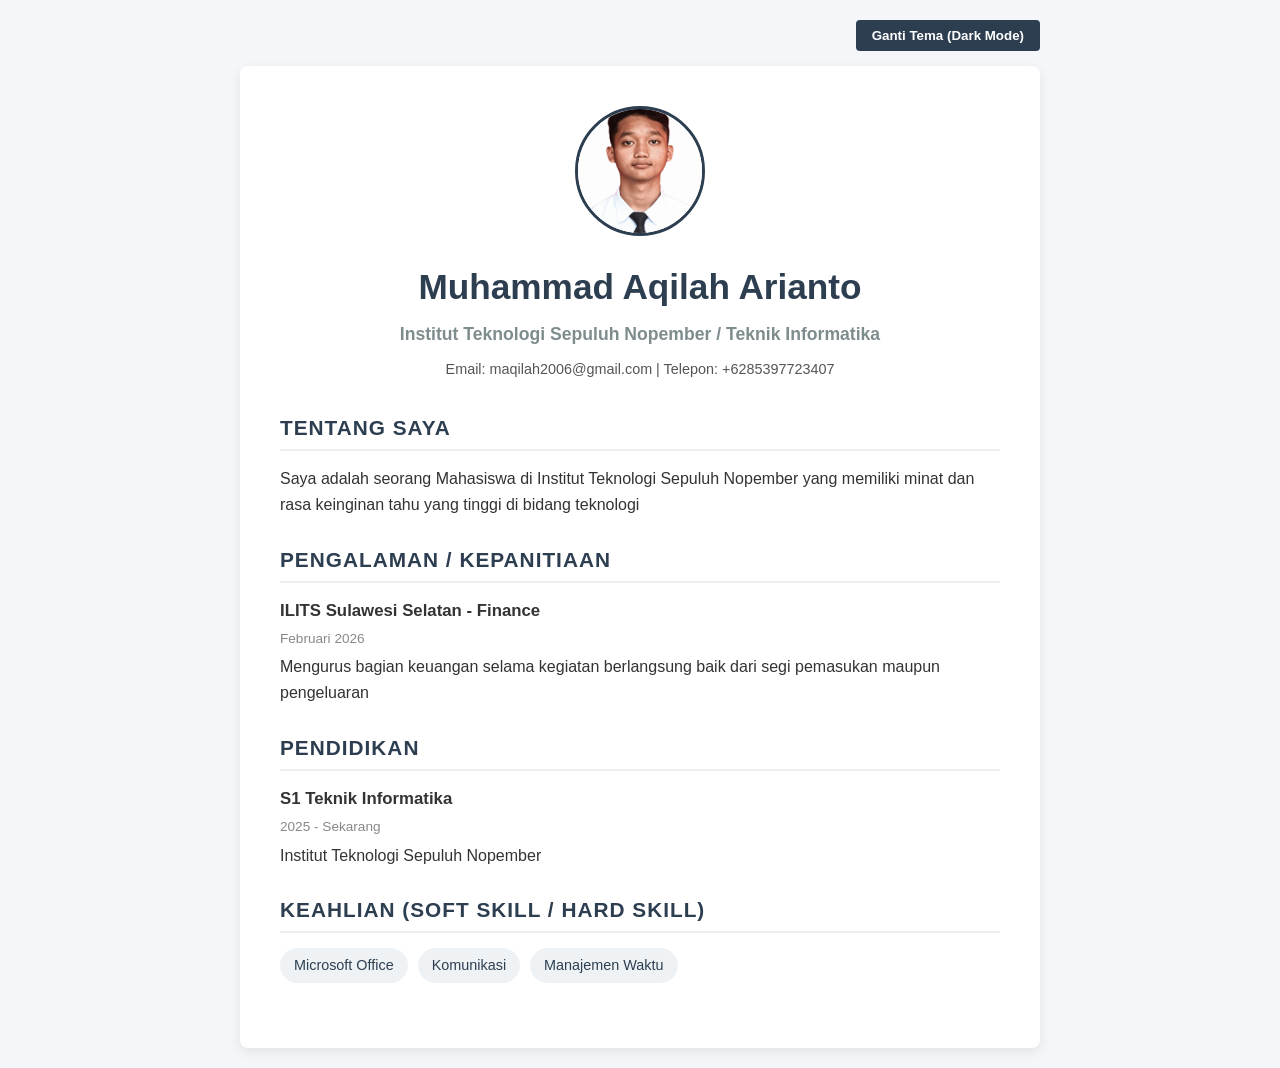
<file: index.html>
<!DOCTYPE html>
<html lang="id">
<head>
    <meta charset="UTF-8">
    <meta name="viewport" content="width=device-width, initial-scale=1.0">
    <title>Curriculum Vitae</title>
    <link rel="stylesheet" href="cv.css">
</head>
<body>

    <div class="top-bar">
        <button id="toggle-theme">Ganti Tema (Dark Mode)</button>
    </div>

    <div class="container">
        <header class="header">
            <img src="foto cv.png" alt="Foto Profil Saya" class="profile-img">
            <div class="profile-info">
                <h1>Muhammad Aqilah Arianto</h1>
                <p class="subtitle">Institut Teknologi Sepuluh Nopember / Teknik Informatika</p>
                <div class="contact">
                    <p>Email: maqilah2006@gmail.com | Telepon: +6285397723407 </p>
                </div>
            </div>
        </header>

        <section class="section">
            <h2>Tentang Saya</h2>
            <hr>
            <p>
                Saya adalah seorang Mahasiswa di Institut Teknologi Sepuluh Nopember yang memiliki minat dan rasa keinginan tahu yang tinggi di bidang teknologi
            </p>
        </section>

        <section class="section">
            <h2>Pengalaman / kepanitiaan</h2>
            <hr>
            <div class="item">
                <h3>ILITS Sulawesi Selatan - Finance</h3>
                <span class="date">Februari 2026</span>
                <p>Mengurus bagian keuangan selama kegiatan berlangsung baik dari segi pemasukan maupun pengeluaran</p>
            </div>
        </section>

        <section class="section">
            <h2>Pendidikan</h2>
            <hr>
            <div class="item">
                <h3>S1 Teknik Informatika</h3>
                <span class="date">2025 - Sekarang</span>
                <p>Institut Teknologi Sepuluh Nopember</p>
            </div>
        </section>

        <section class="section">
            <h2>Keahlian (Soft Skill / Hard Skill)</h2>
            <hr>
            <ul class="skills-list">
                <li>Microsoft Office</li>
                <li>Komunikasi</li>
                <li>Manajemen Waktu</li>
            </ul>
        </section>
    </div>

    <script src="cv.js"></script>
</body>
</html>
</file>
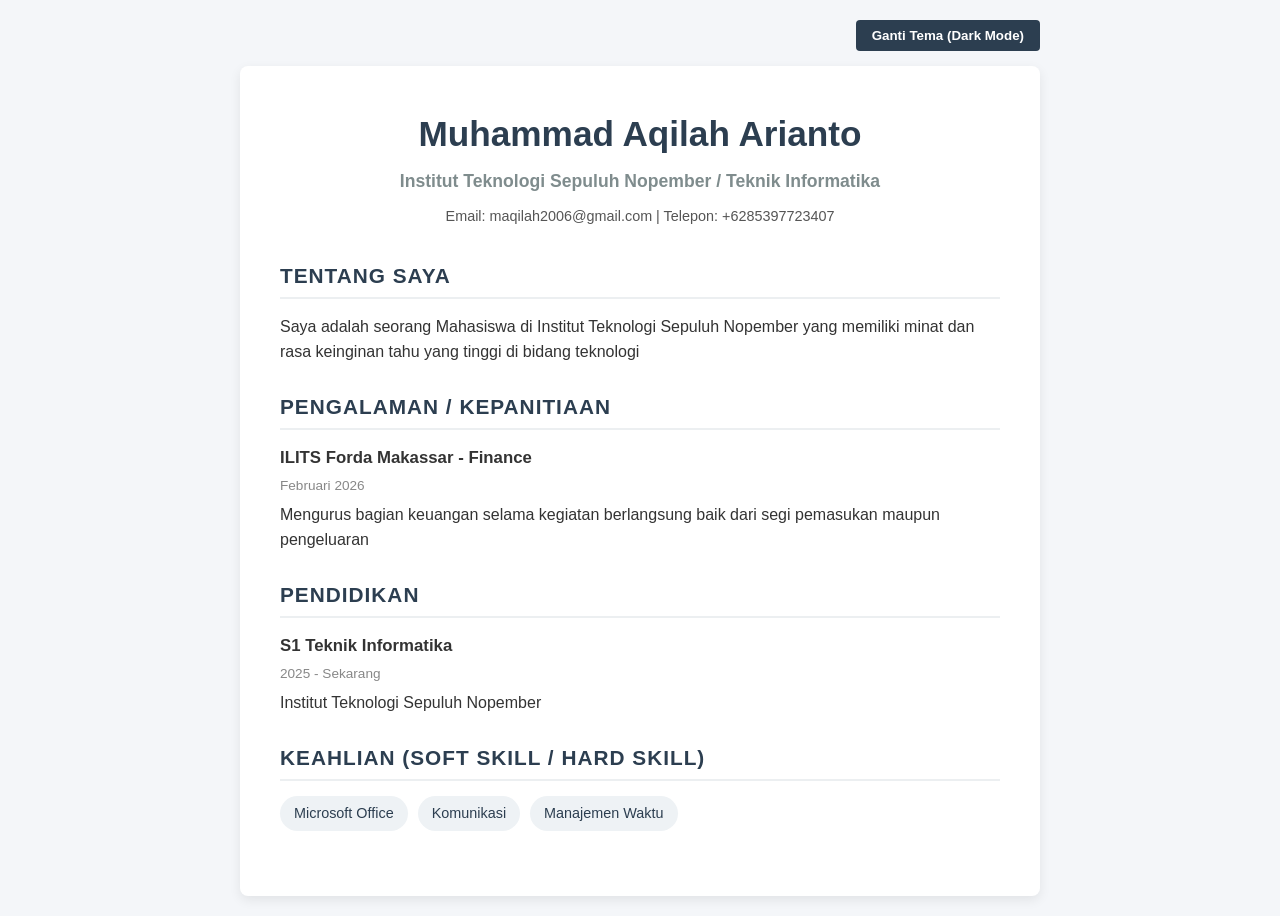
<file: cv.html>
<!DOCTYPE html>
<html lang="id">
<head>
    <meta charset="UTF-8">
    <meta name="viewport" content="width=device-width, initial-scale=1.0">
    <title>Curriculum Vitae</title>
    <link rel="stylesheet" href="cv.css">
</head>
<body>

    <div class="top-bar">
        <button id="toggle-theme">Ganti Tema (Dark Mode)</button>
    </div>

    <div class="container">
        <header class="header">
            <div class="profile-info">
                <h1>Muhammad Aqilah Arianto</h1>
                <p class="subtitle">Institut Teknologi Sepuluh Nopember / Teknik Informatika</p>
                <div class="contact">
                    <p>Email: maqilah2006@gmail.com | Telepon: +6285397723407 </p>
                </div>
            </div>
        </header>

        <section class="section">
            <h2>Tentang Saya</h2>
            <hr>
            <p>
                Saya adalah seorang Mahasiswa di Institut Teknologi Sepuluh Nopember yang memiliki minat dan rasa keinginan tahu yang tinggi di bidang teknologi
            </p>
        </section>

        <section class="section">
            <h2>Pengalaman / kepanitiaan</h2>
            <hr>
            <div class="item">
                <h3>ILITS Forda Makassar - Finance</h3>
                <span class="date">Februari 2026</span>
                <p>Mengurus bagian keuangan selama kegiatan berlangsung baik dari segi pemasukan maupun pengeluaran</p>
            </div>
        </section>

        <section class="section">
            <h2>Pendidikan</h2>
            <hr>
            <div class="item">
                <h3>S1 Teknik Informatika</h3>
                <span class="date">2025 - Sekarang</span>
                <p>Institut Teknologi Sepuluh Nopember</p>
            </div>
        </section>

        <section class="section">
            <h2>Keahlian (Soft Skill / Hard Skill)</h2>
            <hr>
            <ul class="skills-list">
                <li>Microsoft Office</li>
                <li>Komunikasi</li>
                <li>Manajemen Waktu</li>
            </ul>
        </section>
    </div>

    <script src="cv.js"></script>
</body>
</html>
</file>
<file: cv.css>
* {
    margin: 0;
    padding: 0;
    box-sizing: border-box;
}

body {
    font-family: 'Segoe UI', Tahoma, Geneva, Verdana, sans-serif;
    line-height: 1.6;
    background-color: #f4f6f9;
    color: #333333;
    padding: 20px;
    transition: background-color 0.3s ease, color 0.3s ease;
}

body.dark-mode {
    background-color: #121212;
    color: #e0e0e0;
}

body.dark-mode .container {
    background-color: #1e1e1e;
    box-shadow: 0 4px 15px rgba(0, 0, 0, 0.5);
}

body.dark-mode hr {
    border-color: #333333;
}

body.dark-mode .skills-list li {
    background-color: #2a2a2a;
    color: #4da6ff;
}

body.dark-mode .date {
    color: #aaa;
}

.container {
    max-width: 800px;
    margin: 0 auto;
    background-color: #ffffff;
    padding: 40px;
    border-radius: 8px;
    box-shadow: 0 4px 12px rgba(0, 0, 0, 0.08);
    transition: background-color 0.3s ease;
}

.top-bar {
    max-width: 800px;
    margin: 0 auto 15px auto;
    text-align: right;
}

#toggle-theme {
    padding: 8px 16px;
    background-color: #2c3e50;
    color: #ffffff;
    border: none;
    border-radius: 4px;
    cursor: pointer;
    font-weight: 600;
    transition: background-color 0.2s ease;
}

#toggle-theme:hover {
    background-color: #34495e;
}

body.dark-mode #toggle-theme {
    background-color: #f39c12;
    color: #121212;
}

.header {
    text-align: center;
    margin-bottom: 30px;
}

.header h1 {
    font-size: 2.2rem;
    color: #2c3e50;
    margin-bottom: 5px;
}

body.dark-mode .header h1 {
    color: #4da6ff;
}

.subtitle {
    font-size: 1.1rem;
    font-weight: 600;
    color: #7f8c8d;
    margin-bottom: 10px;
}

.contact {
    font-size: 0.9rem;
    color: #555555;
}

body.dark-mode .contact {
    color: #bbb;
}

.section {
    margin-bottom: 25px;
}

.section h2 {
    font-size: 1.3rem;
    color: #2c3e50;
    text-transform: uppercase;
    letter-spacing: 1px;
    margin-bottom: 5px;
}

body.dark-mode .section h2 {
    color: #ffffff;
}

hr {
    border: 0;
    height: 2px;
    background-color: #eceff1;
    margin-bottom: 15px;
}

.item {
    margin-bottom: 15px;
}

.item h3 {
    font-size: 1.05rem;
    color: #333333;
}

body.dark-mode .item h3 {
    color: #eeeeee;
}

.date {
    display: inline-block;
    font-size: 0.85rem;
    color: #888888;
    margin-bottom: 5px;
}

.skills-list {
    list-style: none;
    display: flex;
    flex-wrap: wrap;
    gap: 10px;
}

.skills-list li {
    background-color: #eef2f5;
    color: #2c3e50;
    padding: 6px 14px;
    border-radius: 20px;
    font-size: 0.9rem;
    font-weight: 500;
}

@media (max-width: 600px) {
    .container {
        padding: 20px;
    }
    
    .header h1 {
        font-size: 1.8rem;
    }

    .skills-list {
        flex-direction: column;
    }
}

.profile-img {
    width: 130px;
    height: 130px;
    object-fit: cover;
    border-radius: 50%; 
    margin-bottom: 15px;
    border: 3px solid #2c3e50;
}
</file>
